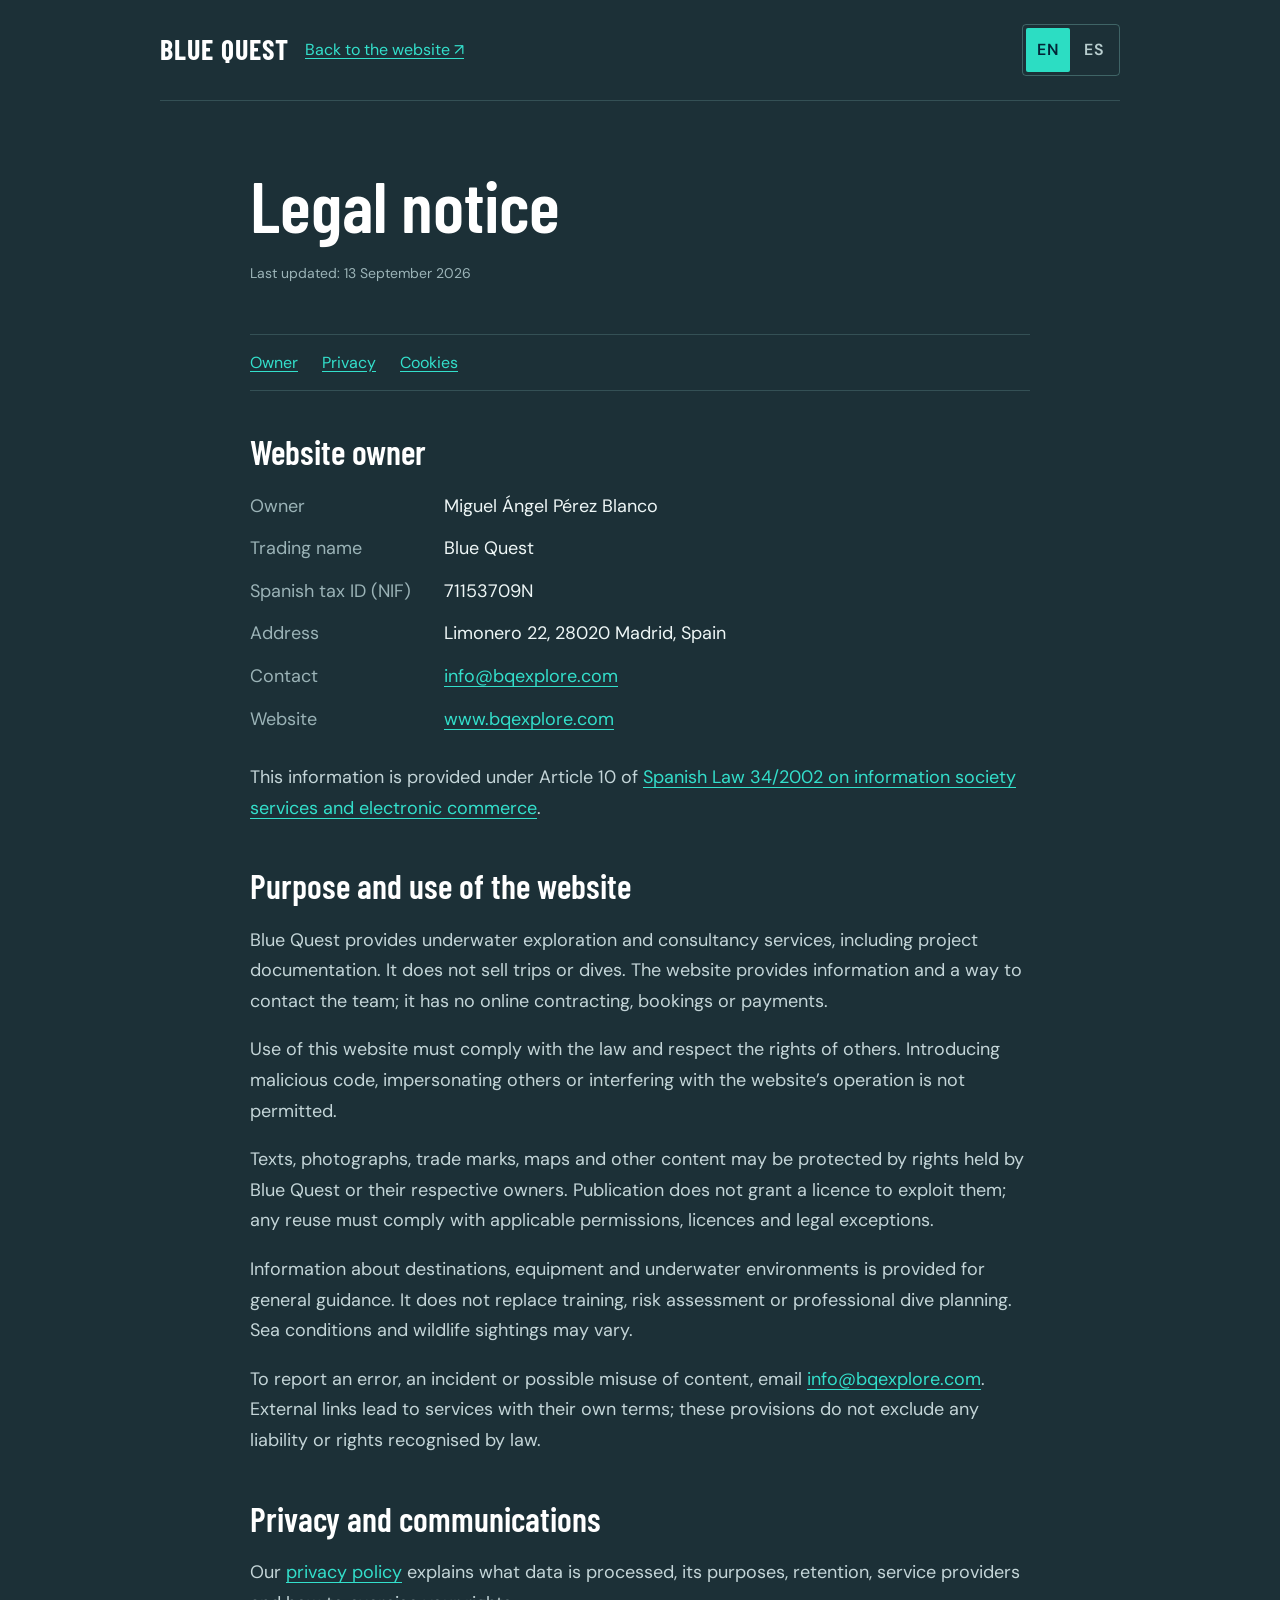
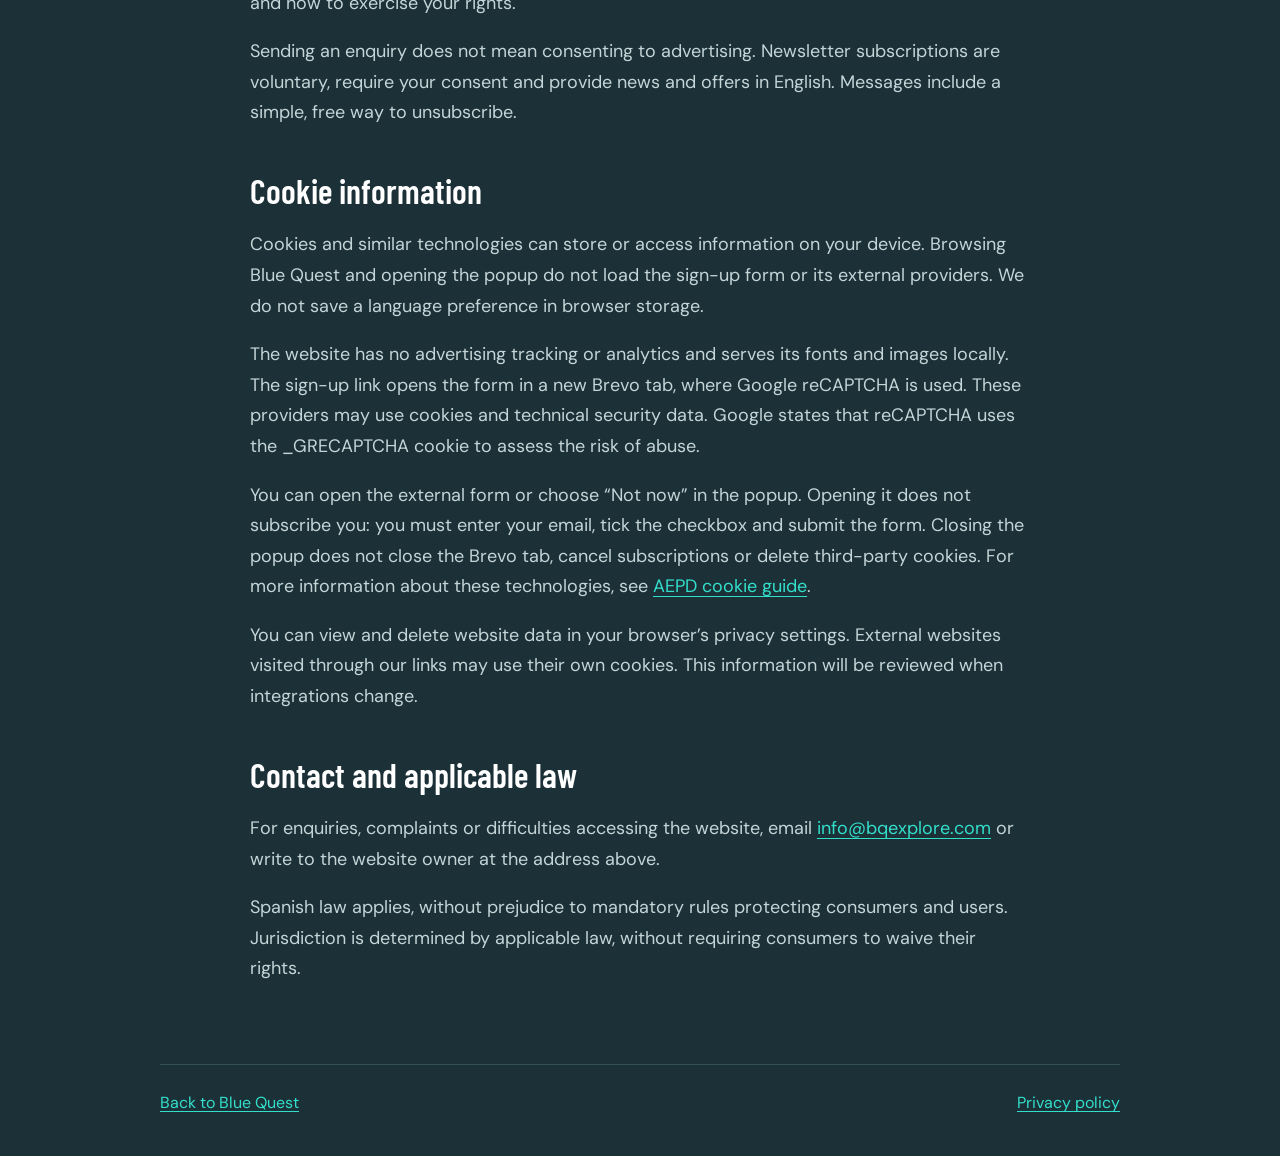
<file: aviso-legal.html>
<!doctype html>
<html lang="en">
<head>
 <meta charset="UTF-8">
 <meta name="viewport" content="width=device-width,initial-scale=1">
 <meta name="theme-color" content="#071c24">
 <title>Legal notice — Blue Quest</title>
 <meta name="description" content="Website ownership, terms of use, privacy and cookies for Blue Quest.">

 <link rel="icon" href="/favicon.svg?v=quest-20260912" type="image/svg+xml" sizes="any">
 <link rel="stylesheet" href="/legal.css">
<link rel="canonical" href="https://www.bqexplore.com/en/aviso-legal.html"><link rel="alternate" hreflang="en" href="https://www.bqexplore.com/en/aviso-legal.html"><link rel="alternate" hreflang="es" href="https://www.bqexplore.com/es/aviso-legal.html"><link rel="alternate" hreflang="x-default" href="https://www.bqexplore.com/aviso-legal.html"><link rel="stylesheet" href="/language.css"><script src="/translations.js" defer></script><script src="/language.js" defer></script><meta property="og:type" content="website"><meta property="og:site_name" content="Blue Quest"><meta property="og:title" content="Legal notice — Blue Quest"><meta property="og:description" content="Website ownership, terms of use, privacy and cookies for Blue Quest."><meta property="og:url" content="https://www.bqexplore.com/en/aviso-legal.html"><meta property="og:locale" content="en_GB"><meta property="og:image" content="https://www.bqexplore.com/assets/optimized/hero-1672-f8fa18a04713.webp"><meta name="twitter:card" content="summary_large_image"></head>
<body>
 <a class="skip-link" href="#aviso-legal">Skip to legal notice</a>
 <header class="legal-header"><a class="legal-brand" href="/en/#inicio" aria-label="Blue Quest, home">BLUE QUEST</a><a href="/en/#inicio">Back to the website ↗</a><nav class="language-switch" aria-label="Choose a language"><a href="/en/aviso-legal.html" data-language="en" lang="en" hreflang="en" aria-label="English" aria-current="true">EN</a><a href="/es/aviso-legal.html" data-language="es" lang="es" hreflang="es" aria-label="Español">ES</a></nav></header>
 <main id="aviso-legal">
  <h1>Legal notice</h1>
  <p class="legal-date">Last updated: 13 September 2026</p>
  <nav class="legal-nav" aria-label="Legal information"><a href="#titular">Owner</a><a href="/en/privacidad.html">Privacy</a><a href="#cookies">Cookies</a></nav>
  <section aria-labelledby="titular">
   <h2 id="titular">Website owner</h2>
   <dl class="legal-details">
    <dt>Owner</dt><dd>Miguel Ángel Pérez Blanco</dd>
    <dt>Trading name</dt><dd>Blue Quest</dd>
    <dt>Spanish tax ID (NIF)</dt><dd>71153709N</dd>
    <dt>Address</dt><dd>Limonero 22, 28020 Madrid, Spain</dd>
    <dt>Contact</dt><dd><a href="mailto:info@bqexplore.com">info@bqexplore.com</a></dd>
    <dt>Website</dt><dd><a href="/en/">www.bqexplore.com</a></dd>
   </dl>
   <p>This information is provided under Article 10 of <a href="https://www.boe.es/buscar/act.php?id=BOE-A-2002-13758#a10">Spanish Law 34/2002 on information society services and electronic commerce</a>.</p>
  </section>
  <section aria-labelledby="objeto">
   <h2 id="objeto">Purpose and use of the website</h2>
   <p>Blue Quest provides underwater exploration and consultancy services, including project documentation. It does not sell trips or dives. The website provides information and a way to contact the team; it has no online contracting, bookings or payments.</p>
   <p>Use of this website must comply with the law and respect the rights of others. Introducing malicious code, impersonating others or interfering with the website’s operation is not permitted.</p>
   <p>Texts, photographs, trade marks, maps and other content may be protected by rights held by Blue Quest or their respective owners. Publication does not grant a licence to exploit them; any reuse must comply with applicable permissions, licences and legal exceptions.</p>
   <p>Information about destinations, equipment and underwater environments is provided for general guidance. It does not replace training, risk assessment or professional dive planning. Sea conditions and wildlife sightings may vary.</p>
   <p>To report an error, an incident or possible misuse of content, email <a href="mailto:info@bqexplore.com">info@bqexplore.com</a>. External links lead to services with their own terms; these provisions do not exclude any liability or rights recognised by law.</p>
  </section>
  <section aria-labelledby="privacidad">
   <h2 id="privacidad">Privacy and communications</h2>
   <p>Our <a href="/en/privacidad.html">privacy policy</a> explains what data is processed, its purposes, retention, service providers and how to exercise your rights.</p>
   <p>Sending an enquiry does not mean consenting to advertising. Newsletter subscriptions are voluntary, require your consent and provide news and offers in English. Messages include a simple, free way to unsubscribe.</p>
  </section>
  <section aria-labelledby="cookies">
   <h2 id="cookies">Cookie information</h2>
   <p>Cookies and similar technologies can store or access information on your device. Browsing Blue Quest and opening the popup do not load the sign-up form or its external providers. We do not save a language preference in browser storage.</p>
   <p>The website has no advertising tracking or analytics and serves its fonts and images locally. The sign-up link opens the form in a new Brevo tab, where Google reCAPTCHA is used. These providers may use cookies and technical security data. Google states that reCAPTCHA uses the _GRECAPTCHA cookie to assess the risk of abuse.</p>
   <p>You can open the external form or choose “Not now” in the popup. Opening it does not subscribe you: you must enter your email, tick the checkbox and submit the form. Closing the popup does not close the Brevo tab, cancel subscriptions or delete third-party cookies. For more information about these technologies, see <a href="https://www.aepd.es/guias/guia-cookies.pdf">AEPD cookie guide</a>.</p>
   <p>You can view and delete website data in your browser’s privacy settings. External websites visited through our links may use their own cookies. This information will be reviewed when integrations change.</p>
  </section>
  <section aria-labelledby="atencion">
   <h2 id="atencion">Contact and applicable law</h2>
   <p>For enquiries, complaints or difficulties accessing the website, email <a href="mailto:info@bqexplore.com">info@bqexplore.com</a> or write to the website owner at the address above.</p>
   <p>Spanish law applies, without prejudice to mandatory rules protecting consumers and users. Jurisdiction is determined by applicable law, without requiring consumers to waive their rights.</p>
  </section>
 </main>
 <footer class="legal-footer"><a href="/en/#inicio">Back to Blue Quest</a><a href="/en/privacidad.html">Privacy policy</a></footer>
</body>
</html>
</file>
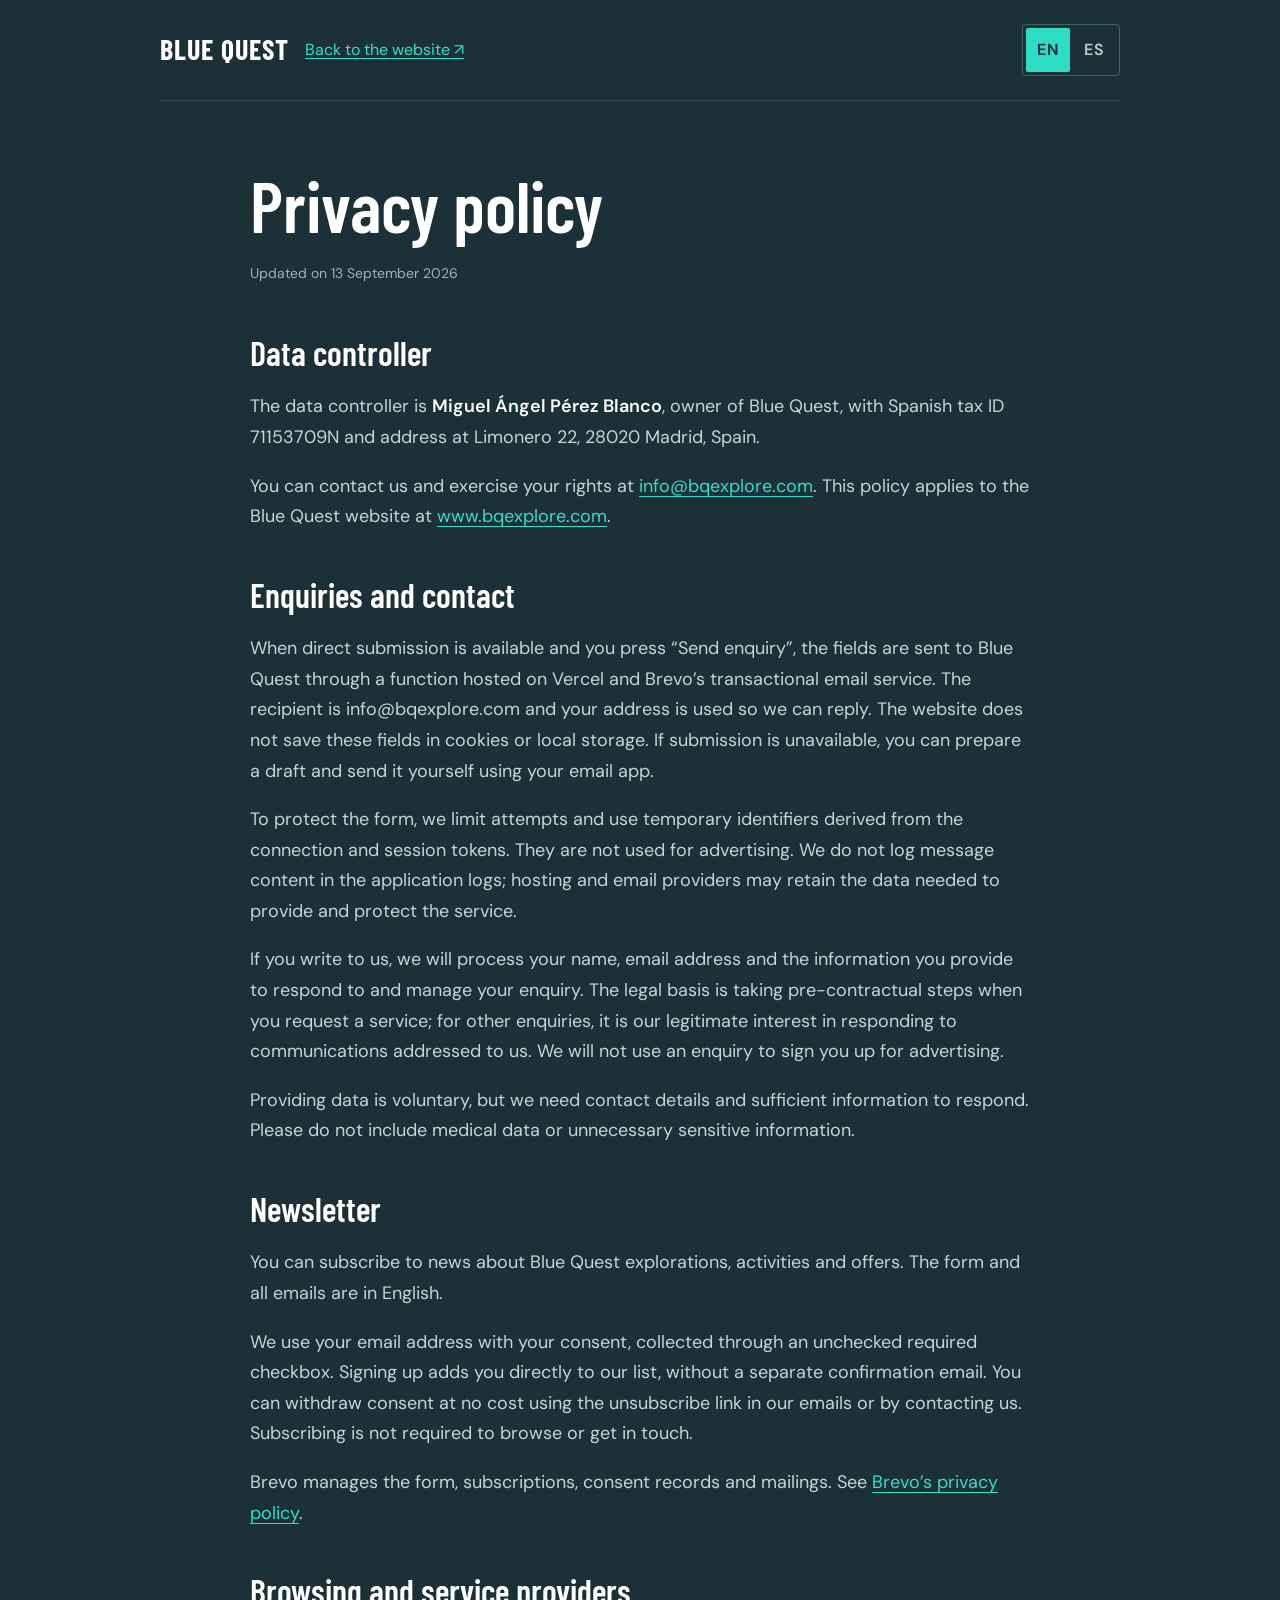
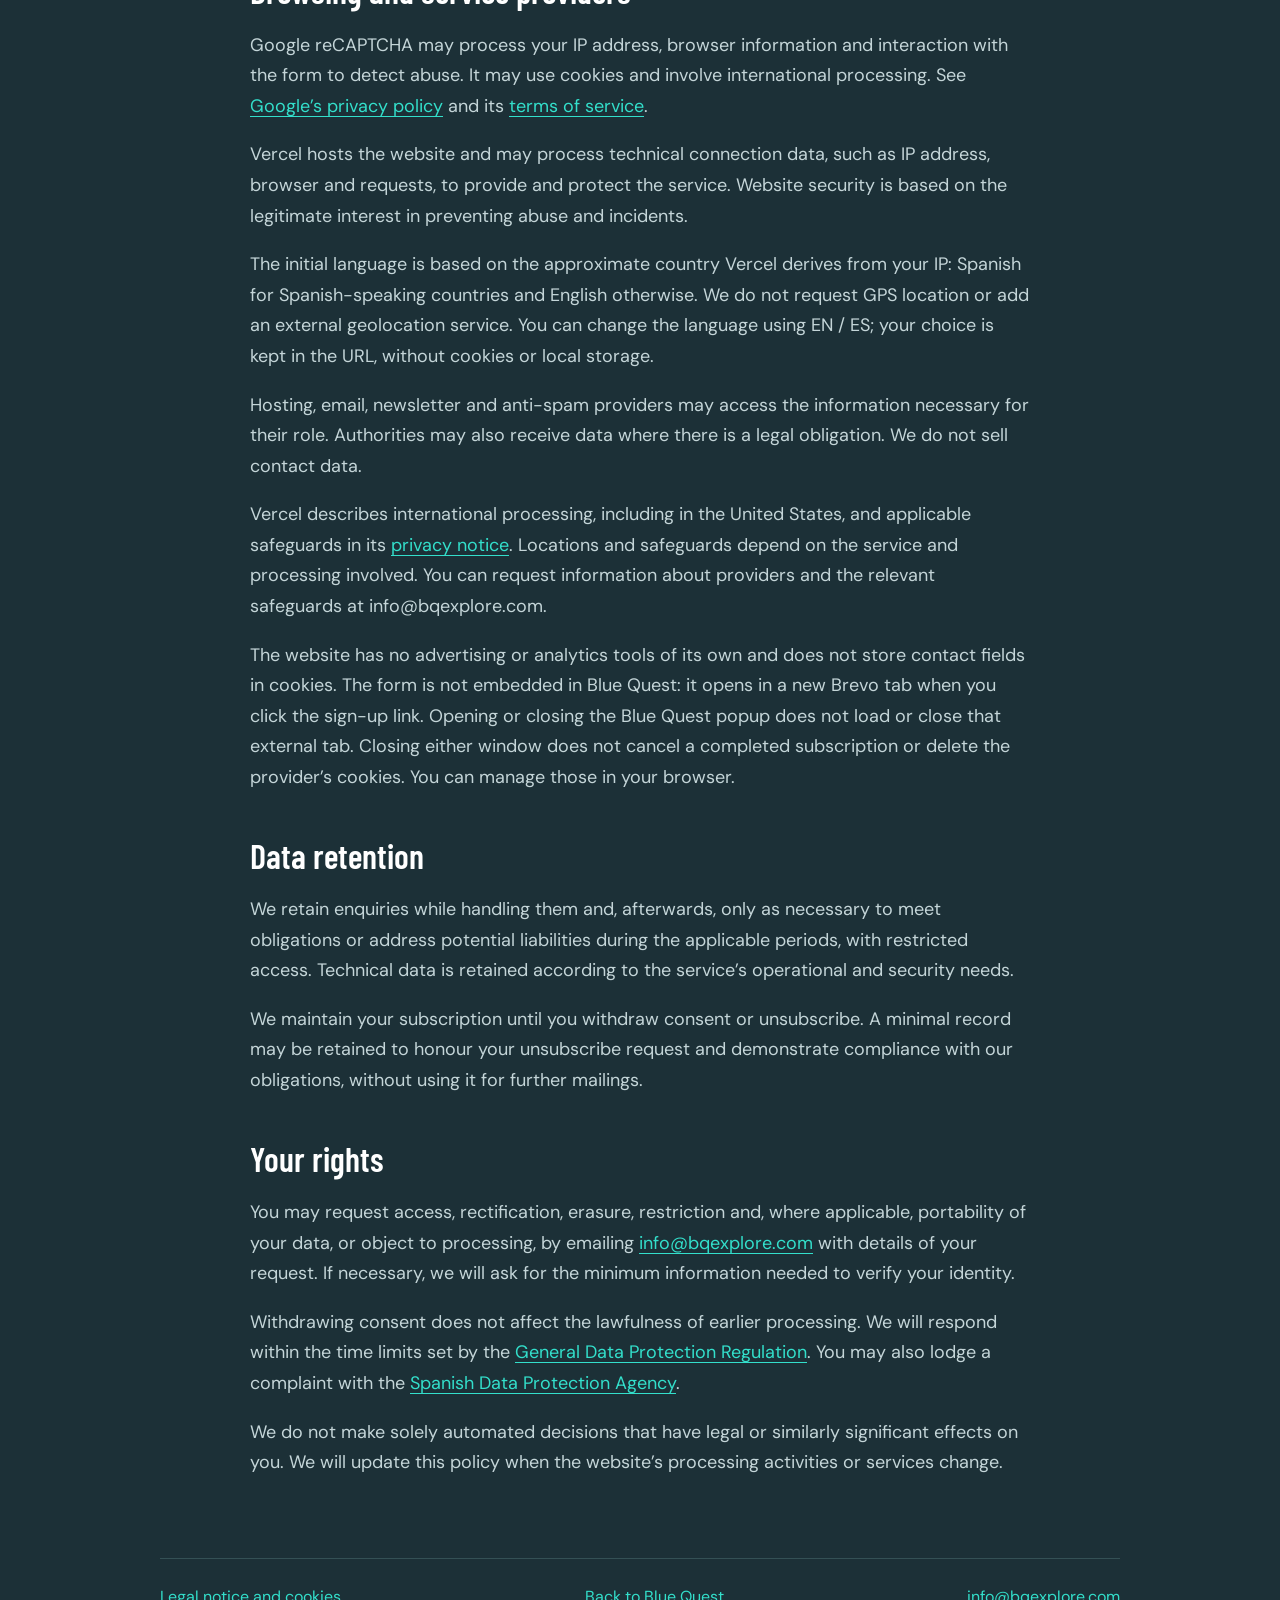
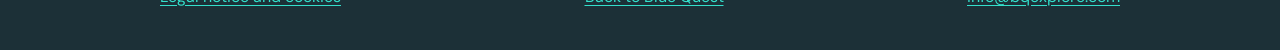
<file: privacidad.html>
<!doctype html>
<html lang="en">
<head>
 <meta charset="UTF-8">
 <meta name="viewport" content="width=device-width,initial-scale=1">
 <meta name="theme-color" content="#071c24">
 <title>Privacy policy — Blue Quest</title>
 <meta name="description" content="Information about data processing, contact and privacy rights at Blue Quest.">

 <link rel="icon" href="/favicon.svg?v=quest-20260912" type="image/svg+xml" sizes="any">
 <link rel="stylesheet" href="/legal.css">
<link rel="canonical" href="https://www.bqexplore.com/en/privacidad.html"><link rel="alternate" hreflang="en" href="https://www.bqexplore.com/en/privacidad.html"><link rel="alternate" hreflang="es" href="https://www.bqexplore.com/es/privacidad.html"><link rel="alternate" hreflang="x-default" href="https://www.bqexplore.com/privacidad.html"><link rel="stylesheet" href="/language.css"><script src="/translations.js" defer></script><script src="/language.js" defer></script><meta property="og:type" content="website"><meta property="og:site_name" content="Blue Quest"><meta property="og:title" content="Privacy policy — Blue Quest"><meta property="og:description" content="Information about data processing, contact and privacy rights at Blue Quest."><meta property="og:url" content="https://www.bqexplore.com/en/privacidad.html"><meta property="og:locale" content="en_GB"><meta property="og:image" content="https://www.bqexplore.com/assets/optimized/hero-1672-f8fa18a04713.webp"><meta name="twitter:card" content="summary_large_image"></head>
<body>
 <a class="skip-link" href="#privacidad">Skip to privacy policy</a>
 <header class="legal-header"><a class="legal-brand" href="/en/#inicio" aria-label="Blue Quest, home">BLUE QUEST</a><a href="/en/#inicio">Back to the website ↗</a><nav class="language-switch" aria-label="Choose a language"><a href="/en/privacidad.html" data-language="en" lang="en" hreflang="en" aria-label="English" aria-current="true">EN</a><a href="/es/privacidad.html" data-language="es" lang="es" hreflang="es" aria-label="Español">ES</a></nav></header>
 <main id="privacidad">
  <h1>Privacy policy</h1>
  <p class="legal-date">Updated on 13 September 2026</p>
  <section aria-labelledby="responsable">
   <h2 id="responsable">Data controller</h2>
   <p>The data controller is <strong>Miguel Ángel Pérez Blanco</strong>, owner of Blue Quest, with Spanish tax ID 71153709N and address at Limonero 22, 28020 Madrid, Spain.</p>
   <p>You can contact us and exercise your rights at <a href="mailto:info@bqexplore.com">info@bqexplore.com</a>. This policy applies to the Blue Quest website at <a href="/en/">www.bqexplore.com</a>.</p>
  </section>
  <section aria-labelledby="consultas">
   <h2 id="consultas">Enquiries and contact</h2>
   <p>When direct submission is available and you press “Send enquiry”, the fields are sent to Blue Quest through a function hosted on Vercel and Brevo’s transactional email service. The recipient is info@bqexplore.com and your address is used so we can reply. The website does not save these fields in cookies or local storage. If submission is unavailable, you can prepare a draft and send it yourself using your email app.</p>
   <p>To protect the form, we limit attempts and use temporary identifiers derived from the connection and session tokens. They are not used for advertising. We do not log message content in the application logs; hosting and email providers may retain the data needed to provide and protect the service.</p>
   <p>If you write to us, we will process your name, email address and the information you provide to respond to and manage your enquiry. The legal basis is taking pre-contractual steps when you request a service; for other enquiries, it is our legitimate interest in responding to communications addressed to us. We will not use an enquiry to sign you up for advertising.</p>
   <p>Providing data is voluntary, but we need contact details and sufficient information to respond. Please do not include medical data or unnecessary sensitive information.</p>
  </section>
  <section aria-labelledby="newsletter">
   <h2 id="newsletter">Newsletter</h2>
   <p>You can subscribe to news about Blue Quest explorations, activities and offers. The form and all emails are in English.</p>
   <p>We use your email address with your consent, collected through an unchecked required checkbox. Signing up adds you directly to our list, without a separate confirmation email. You can withdraw consent at no cost using the unsubscribe link in our emails or by contacting us. Subscribing is not required to browse or get in touch.</p>
   <p>Brevo manages the form, subscriptions, consent records and mailings. See <a href="https://www.brevo.com/legal/privacypolicy/">Brevo’s privacy policy</a>.</p>
  </section>
  <section aria-labelledby="proveedores">
   <h2 id="proveedores">Browsing and service providers</h2>
   <p>Google reCAPTCHA may process your IP address, browser information and interaction with the form to detect abuse. It may use cookies and involve international processing. See <a href="https://policies.google.com/privacy">Google’s privacy policy</a> and its <a href="https://policies.google.com/terms">terms of service</a>.</p>
   <p>Vercel hosts the website and may process technical connection data, such as IP address, browser and requests, to provide and protect the service. Website security is based on the legitimate interest in preventing abuse and incidents.</p>
   <p>The initial language is based on the approximate country Vercel derives from your IP: Spanish for Spanish-speaking countries and English otherwise. We do not request GPS location or add an external geolocation service. You can change the language using EN / ES; your choice is kept in the URL, without cookies or local storage.</p>
   <p>Hosting, email, newsletter and anti-spam providers may access the information necessary for their role. Authorities may also receive data where there is a legal obligation. We do not sell contact data.</p>
   <p>Vercel describes international processing, including in the United States, and applicable safeguards in its <a href="https://vercel.com/legal/privacy-notice">privacy notice</a>. Locations and safeguards depend on the service and processing involved. You can request information about providers and the relevant safeguards at info@bqexplore.com.</p>
   <p>The website has no advertising or analytics tools of its own and does not store contact fields in cookies. The form is not embedded in Blue Quest: it opens in a new Brevo tab when you click the sign-up link. Opening or closing the Blue Quest popup does not load or close that external tab. Closing either window does not cancel a completed subscription or delete the provider’s cookies. You can manage those in your browser.</p>
  </section>
  <section aria-labelledby="conservacion">
   <h2 id="conservacion">Data retention</h2>
   <p>We retain enquiries while handling them and, afterwards, only as necessary to meet obligations or address potential liabilities during the applicable periods, with restricted access. Technical data is retained according to the service’s operational and security needs.</p>
   <p>We maintain your subscription until you withdraw consent or unsubscribe. A minimal record may be retained to honour your unsubscribe request and demonstrate compliance with our obligations, without using it for further mailings.</p>
  </section>
  <section aria-labelledby="derechos">
   <h2 id="derechos">Your rights</h2>
   <p>You may request access, rectification, erasure, restriction and, where applicable, portability of your data, or object to processing, by emailing <a href="mailto:info@bqexplore.com">info@bqexplore.com</a> with details of your request. If necessary, we will ask for the minimum information needed to verify your identity.</p>
   <p>Withdrawing consent does not affect the lawfulness of earlier processing. We will respond within the time limits set by the <a href="https://eur-lex.europa.eu/legal-content/ES/TXT/?uri=CELEX:32016R0679">General Data Protection Regulation</a>. You may also lodge a complaint with the <a href="https://www.aepd.es/">Spanish Data Protection Agency</a>.</p>
   <p>We do not make solely automated decisions that have legal or similarly significant effects on you. We will update this policy when the website’s processing activities or services change.</p>
  </section>
 </main>
 <footer class="legal-footer"><a href="/en/aviso-legal.html">Legal notice and cookies</a><a href="/en/#inicio">Back to Blue Quest</a><a href="mailto:info@bqexplore.com">info@bqexplore.com</a></footer>
</body>
</html>
</file>
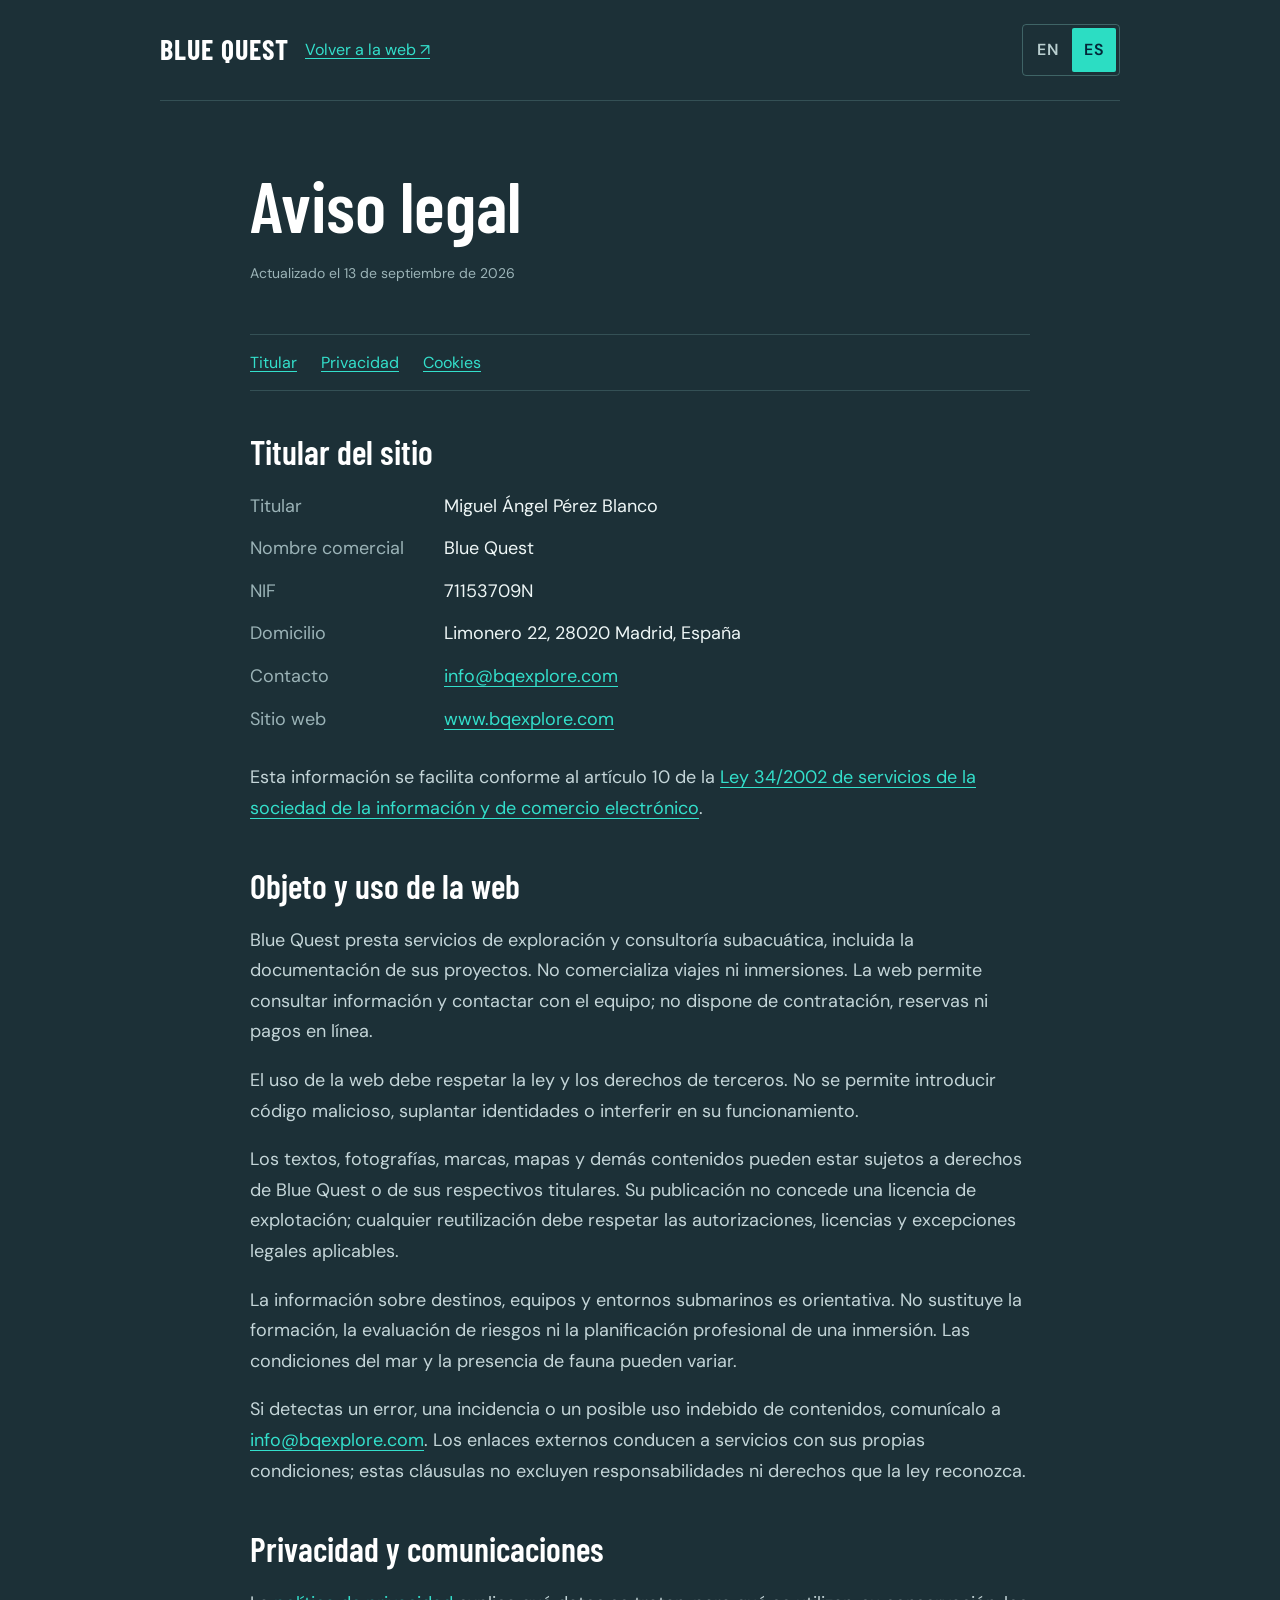
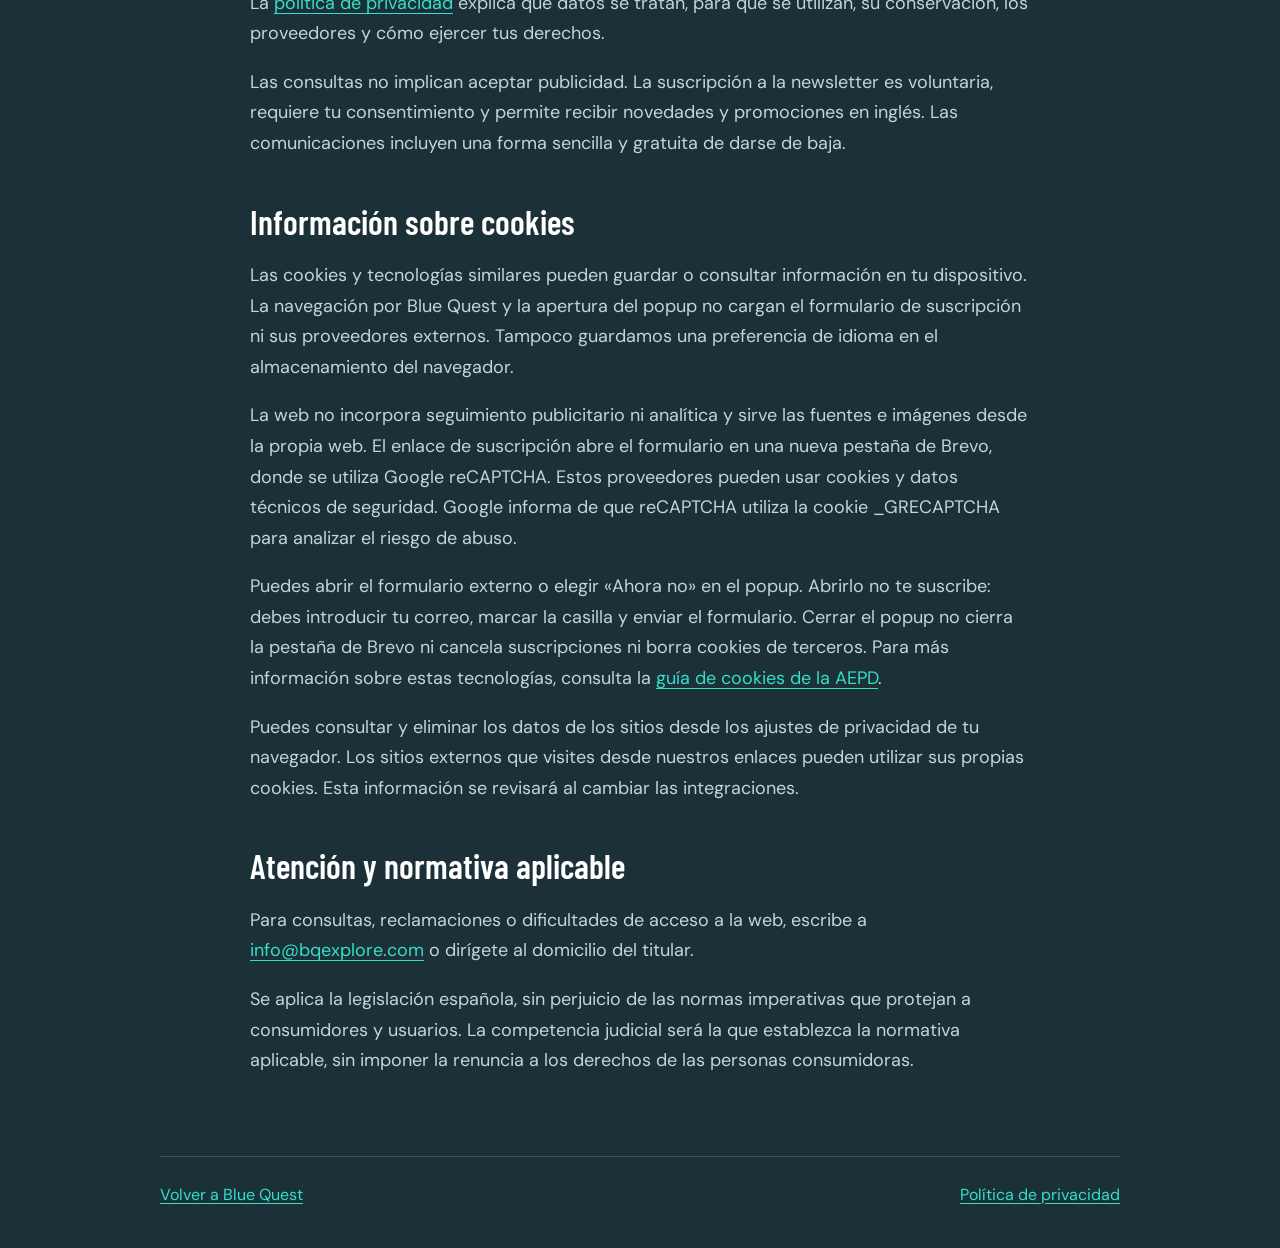
<file: es/aviso-legal.html>
<!doctype html>
<html lang="es">
<head>
 <meta charset="UTF-8">
 <meta name="viewport" content="width=device-width,initial-scale=1">
 <meta name="theme-color" content="#071c24">
 <title>Aviso legal — Blue Quest</title>
 <meta name="description" content="Titularidad, condiciones de uso, privacidad y cookies de la web de Blue Quest.">

 <link rel="icon" href="/favicon.svg?v=quest-20260912" type="image/svg+xml" sizes="any">
 <link rel="stylesheet" href="/legal.css">
<link rel="canonical" href="https://www.bqexplore.com/es/aviso-legal.html"><link rel="alternate" hreflang="en" href="https://www.bqexplore.com/en/aviso-legal.html"><link rel="alternate" hreflang="es" href="https://www.bqexplore.com/es/aviso-legal.html"><link rel="alternate" hreflang="x-default" href="https://www.bqexplore.com/aviso-legal.html"><link rel="stylesheet" href="/language.css"><script src="/translations.js" defer></script><script src="/language.js" defer></script><meta property="og:type" content="website"><meta property="og:site_name" content="Blue Quest"><meta property="og:title" content="Aviso legal — Blue Quest"><meta property="og:description" content="Titularidad, condiciones de uso, privacidad y cookies de la web de Blue Quest."><meta property="og:url" content="https://www.bqexplore.com/es/aviso-legal.html"><meta property="og:locale" content="es_ES"><meta property="og:image" content="https://www.bqexplore.com/assets/optimized/hero-1672-f8fa18a04713.webp"><meta name="twitter:card" content="summary_large_image"></head>
<body>
 <a class="skip-link" href="#aviso-legal">Saltar al aviso legal</a>
 <header class="legal-header"><a class="legal-brand" href="/es/#inicio" aria-label="Blue Quest, inicio">BLUE QUEST</a><a href="/es/#inicio">Volver a la web ↗</a><nav class="language-switch" aria-label="Elige un idioma"><a href="/en/aviso-legal.html" data-language="en" lang="en" hreflang="en" aria-label="English">EN</a><a href="/es/aviso-legal.html" data-language="es" lang="es" hreflang="es" aria-label="Español" aria-current="true">ES</a></nav></header>
 <main id="aviso-legal">
  <h1>Aviso legal</h1>
  <p class="legal-date">Actualizado el 13 de septiembre de 2026</p>
  <nav class="legal-nav" aria-label="Información legal"><a href="#titular">Titular</a><a href="/es/privacidad.html">Privacidad</a><a href="#cookies">Cookies</a></nav>
  <section aria-labelledby="titular">
   <h2 id="titular">Titular del sitio</h2>
   <dl class="legal-details">
    <dt>Titular</dt><dd>Miguel Ángel Pérez Blanco</dd>
    <dt>Nombre comercial</dt><dd>Blue Quest</dd>
    <dt>NIF</dt><dd>71153709N</dd>
    <dt>Domicilio</dt><dd>Limonero 22, 28020 Madrid, España</dd>
    <dt>Contacto</dt><dd><a href="mailto:info@bqexplore.com">info@bqexplore.com</a></dd>
    <dt>Sitio web</dt><dd><a href="/es/">www.bqexplore.com</a></dd>
   </dl>
   <p>Esta información se facilita conforme al artículo 10 de la <a href="https://www.boe.es/buscar/act.php?id=BOE-A-2002-13758#a10">Ley 34/2002 de servicios de la sociedad de la información y de comercio electrónico</a>.</p>
  </section>
  <section aria-labelledby="objeto">
   <h2 id="objeto">Objeto y uso de la web</h2>
   <p>Blue Quest presta servicios de exploración y consultoría subacuática, incluida la documentación de sus proyectos. No comercializa viajes ni inmersiones. La web permite consultar información y contactar con el equipo; no dispone de contratación, reservas ni pagos en línea.</p>
   <p>El uso de la web debe respetar la ley y los derechos de terceros. No se permite introducir código malicioso, suplantar identidades o interferir en su funcionamiento.</p>
   <p>Los textos, fotografías, marcas, mapas y demás contenidos pueden estar sujetos a derechos de Blue Quest o de sus respectivos titulares. Su publicación no concede una licencia de explotación; cualquier reutilización debe respetar las autorizaciones, licencias y excepciones legales aplicables.</p>
   <p>La información sobre destinos, equipos y entornos submarinos es orientativa. No sustituye la formación, la evaluación de riesgos ni la planificación profesional de una inmersión. Las condiciones del mar y la presencia de fauna pueden variar.</p>
   <p>Si detectas un error, una incidencia o un posible uso indebido de contenidos, comunícalo a <a href="mailto:info@bqexplore.com">info@bqexplore.com</a>. Los enlaces externos conducen a servicios con sus propias condiciones; estas cláusulas no excluyen responsabilidades ni derechos que la ley reconozca.</p>
  </section>
  <section aria-labelledby="privacidad">
   <h2 id="privacidad">Privacidad y comunicaciones</h2>
   <p>La <a href="/es/privacidad.html">política de privacidad</a> explica qué datos se tratan, para qué se utilizan, su conservación, los proveedores y cómo ejercer tus derechos.</p>
   <p>Las consultas no implican aceptar publicidad. La suscripción a la newsletter es voluntaria, requiere tu consentimiento y permite recibir novedades y promociones en inglés. Las comunicaciones incluyen una forma sencilla y gratuita de darse de baja.</p>
  </section>
  <section aria-labelledby="cookies">
   <h2 id="cookies">Información sobre cookies</h2>
   <p>Las cookies y tecnologías similares pueden guardar o consultar información en tu dispositivo. La navegación por Blue Quest y la apertura del popup no cargan el formulario de suscripción ni sus proveedores externos. Tampoco guardamos una preferencia de idioma en el almacenamiento del navegador.</p>
   <p>La web no incorpora seguimiento publicitario ni analítica y sirve las fuentes e imágenes desde la propia web. El enlace de suscripción abre el formulario en una nueva pestaña de Brevo, donde se utiliza Google reCAPTCHA. Estos proveedores pueden usar cookies y datos técnicos de seguridad. Google informa de que reCAPTCHA utiliza la cookie _GRECAPTCHA para analizar el riesgo de abuso.</p>
   <p>Puedes abrir el formulario externo o elegir «Ahora no» en el popup. Abrirlo no te suscribe: debes introducir tu correo, marcar la casilla y enviar el formulario. Cerrar el popup no cierra la pestaña de Brevo ni cancela suscripciones ni borra cookies de terceros. Para más información sobre estas tecnologías, consulta la <a href="https://www.aepd.es/guias/guia-cookies.pdf">guía de cookies de la AEPD</a>.</p>
   <p>Puedes consultar y eliminar los datos de los sitios desde los ajustes de privacidad de tu navegador. Los sitios externos que visites desde nuestros enlaces pueden utilizar sus propias cookies. Esta información se revisará al cambiar las integraciones.</p>
  </section>
  <section aria-labelledby="atencion">
   <h2 id="atencion">Atención y normativa aplicable</h2>
   <p>Para consultas, reclamaciones o dificultades de acceso a la web, escribe a <a href="mailto:info@bqexplore.com">info@bqexplore.com</a> o dirígete al domicilio del titular.</p>
   <p>Se aplica la legislación española, sin perjuicio de las normas imperativas que protejan a consumidores y usuarios. La competencia judicial será la que establezca la normativa aplicable, sin imponer la renuncia a los derechos de las personas consumidoras.</p>
  </section>
 </main>
 <footer class="legal-footer"><a href="/es/#inicio">Volver a Blue Quest</a><a href="/es/privacidad.html">Política de privacidad</a></footer>
</body>
</html>
</file>
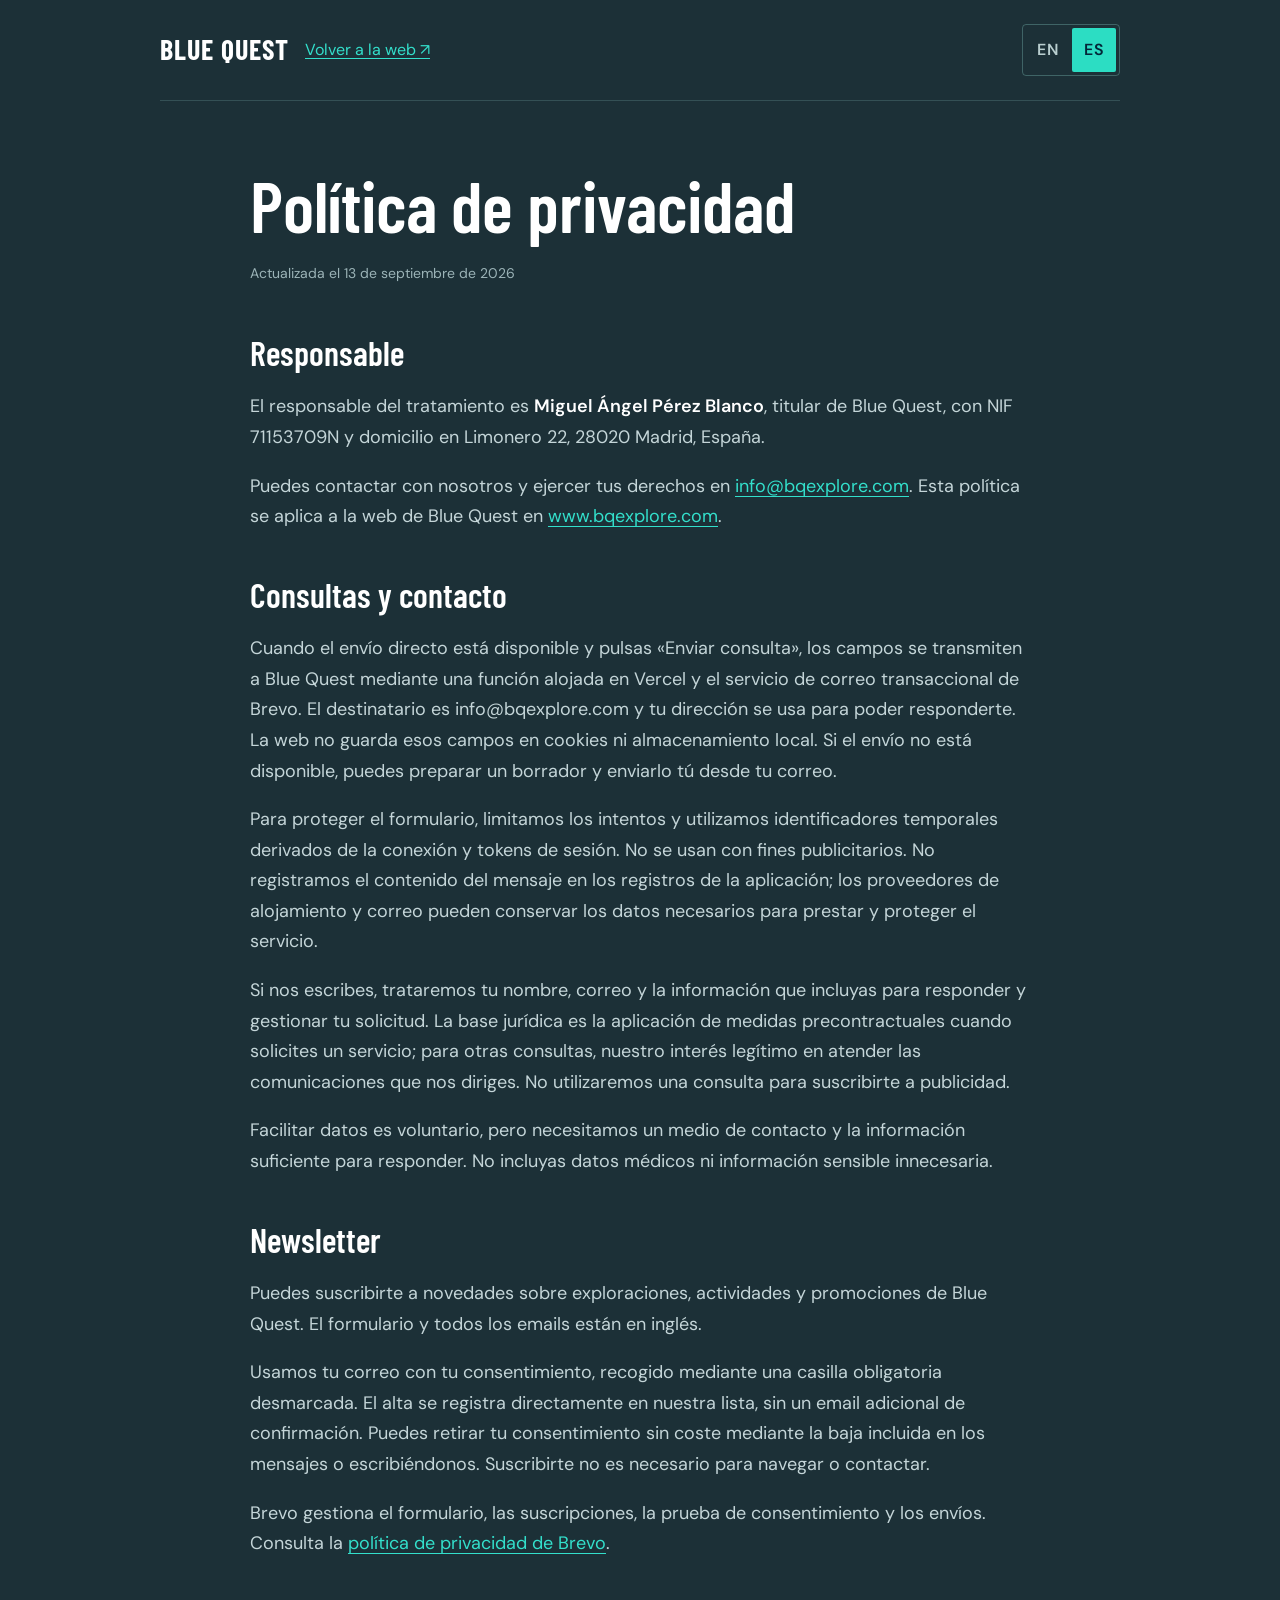
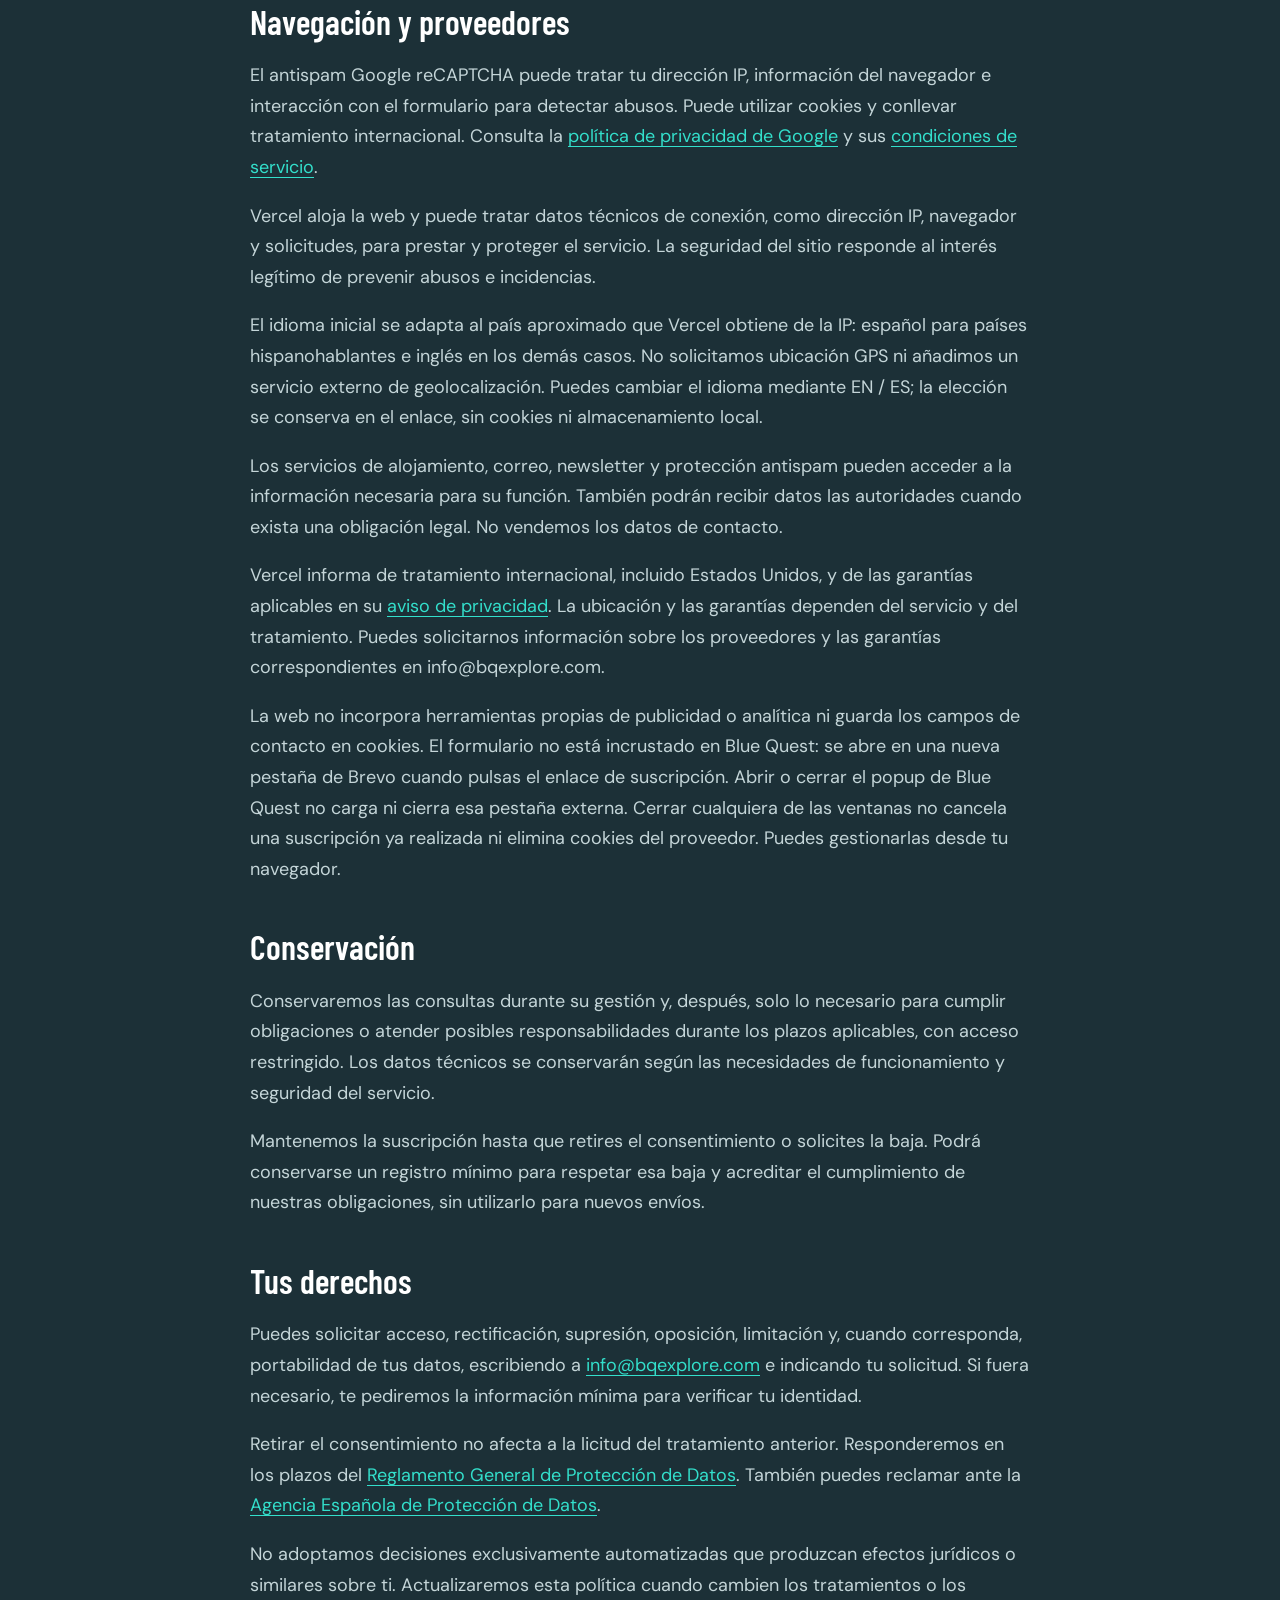
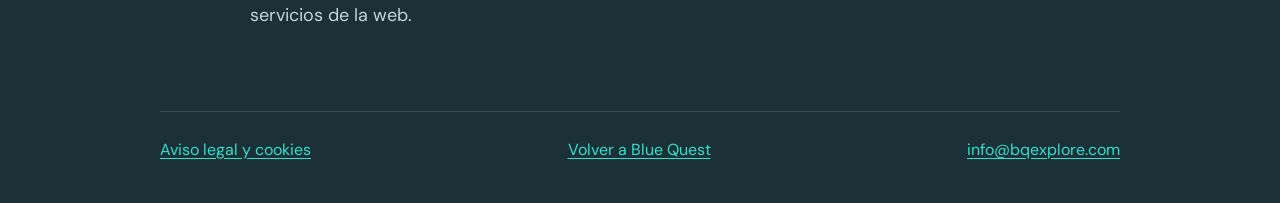
<file: es/privacidad.html>
<!doctype html>
<html lang="es">
<head>
 <meta charset="UTF-8">
 <meta name="viewport" content="width=device-width,initial-scale=1">
 <meta name="theme-color" content="#071c24">
 <title>Política de privacidad — Blue Quest</title>
 <meta name="description" content="Información sobre el tratamiento de datos, contacto y derechos de privacidad en Blue Quest.">

 <link rel="icon" href="/favicon.svg?v=quest-20260912" type="image/svg+xml" sizes="any">
 <link rel="stylesheet" href="/legal.css">
<link rel="canonical" href="https://www.bqexplore.com/es/privacidad.html"><link rel="alternate" hreflang="en" href="https://www.bqexplore.com/en/privacidad.html"><link rel="alternate" hreflang="es" href="https://www.bqexplore.com/es/privacidad.html"><link rel="alternate" hreflang="x-default" href="https://www.bqexplore.com/privacidad.html"><link rel="stylesheet" href="/language.css"><script src="/translations.js" defer></script><script src="/language.js" defer></script><meta property="og:type" content="website"><meta property="og:site_name" content="Blue Quest"><meta property="og:title" content="Política de privacidad — Blue Quest"><meta property="og:description" content="Información sobre el tratamiento de datos, contacto y derechos de privacidad en Blue Quest."><meta property="og:url" content="https://www.bqexplore.com/es/privacidad.html"><meta property="og:locale" content="es_ES"><meta property="og:image" content="https://www.bqexplore.com/assets/optimized/hero-1672-f8fa18a04713.webp"><meta name="twitter:card" content="summary_large_image"></head>
<body>
 <a class="skip-link" href="#privacidad">Saltar a la política</a>
 <header class="legal-header"><a class="legal-brand" href="/es/#inicio" aria-label="Blue Quest, inicio">BLUE QUEST</a><a href="/es/#inicio">Volver a la web ↗</a><nav class="language-switch" aria-label="Elige un idioma"><a href="/en/privacidad.html" data-language="en" lang="en" hreflang="en" aria-label="English">EN</a><a href="/es/privacidad.html" data-language="es" lang="es" hreflang="es" aria-label="Español" aria-current="true">ES</a></nav></header>
 <main id="privacidad">
  <h1>Política de privacidad</h1>
  <p class="legal-date">Actualizada el 13 de septiembre de 2026</p>
  <section aria-labelledby="responsable">
   <h2 id="responsable">Responsable</h2>
   <p>El responsable del tratamiento es <strong>Miguel Ángel Pérez Blanco</strong>, titular de Blue Quest, con NIF 71153709N y domicilio en Limonero 22, 28020 Madrid, España.</p>
   <p>Puedes contactar con nosotros y ejercer tus derechos en <a href="mailto:info@bqexplore.com">info@bqexplore.com</a>. Esta política se aplica a la web de Blue Quest en <a href="/es/">www.bqexplore.com</a>.</p>
  </section>
  <section aria-labelledby="consultas">
   <h2 id="consultas">Consultas y contacto</h2>
   <p>Cuando el envío directo está disponible y pulsas «Enviar consulta», los campos se transmiten a Blue Quest mediante una función alojada en Vercel y el servicio de correo transaccional de Brevo. El destinatario es info@bqexplore.com y tu dirección se usa para poder responderte. La web no guarda esos campos en cookies ni almacenamiento local. Si el envío no está disponible, puedes preparar un borrador y enviarlo tú desde tu correo.</p>
   <p>Para proteger el formulario, limitamos los intentos y utilizamos identificadores temporales derivados de la conexión y tokens de sesión. No se usan con fines publicitarios. No registramos el contenido del mensaje en los registros de la aplicación; los proveedores de alojamiento y correo pueden conservar los datos necesarios para prestar y proteger el servicio.</p>
   <p>Si nos escribes, trataremos tu nombre, correo y la información que incluyas para responder y gestionar tu solicitud. La base jurídica es la aplicación de medidas precontractuales cuando solicites un servicio; para otras consultas, nuestro interés legítimo en atender las comunicaciones que nos diriges. No utilizaremos una consulta para suscribirte a publicidad.</p>
   <p>Facilitar datos es voluntario, pero necesitamos un medio de contacto y la información suficiente para responder. No incluyas datos médicos ni información sensible innecesaria.</p>
  </section>
  <section aria-labelledby="newsletter">
   <h2 id="newsletter">Newsletter</h2>
   <p>Puedes suscribirte a novedades sobre exploraciones, actividades y promociones de Blue Quest. El formulario y todos los emails están en inglés.</p>
   <p>Usamos tu correo con tu consentimiento, recogido mediante una casilla obligatoria desmarcada. El alta se registra directamente en nuestra lista, sin un email adicional de confirmación. Puedes retirar tu consentimiento sin coste mediante la baja incluida en los mensajes o escribiéndonos. Suscribirte no es necesario para navegar o contactar.</p>
   <p>Brevo gestiona el formulario, las suscripciones, la prueba de consentimiento y los envíos. Consulta la <a href="https://www.brevo.com/legal/privacypolicy/">política de privacidad de Brevo</a>.</p>
  </section>
  <section aria-labelledby="proveedores">
   <h2 id="proveedores">Navegación y proveedores</h2>
   <p>El antispam Google reCAPTCHA puede tratar tu dirección IP, información del navegador e interacción con el formulario para detectar abusos. Puede utilizar cookies y conllevar tratamiento internacional. Consulta la <a href="https://policies.google.com/privacy">política de privacidad de Google</a> y sus <a href="https://policies.google.com/terms">condiciones de servicio</a>.</p>
   <p>Vercel aloja la web y puede tratar datos técnicos de conexión, como dirección IP, navegador y solicitudes, para prestar y proteger el servicio. La seguridad del sitio responde al interés legítimo de prevenir abusos e incidencias.</p>
   <p>El idioma inicial se adapta al país aproximado que Vercel obtiene de la IP: español para países hispanohablantes e inglés en los demás casos. No solicitamos ubicación GPS ni añadimos un servicio externo de geolocalización. Puedes cambiar el idioma mediante EN / ES; la elección se conserva en el enlace, sin cookies ni almacenamiento local.</p>
   <p>Los servicios de alojamiento, correo, newsletter y protección antispam pueden acceder a la información necesaria para su función. También podrán recibir datos las autoridades cuando exista una obligación legal. No vendemos los datos de contacto.</p>
   <p>Vercel informa de tratamiento internacional, incluido Estados Unidos, y de las garantías aplicables en su <a href="https://vercel.com/legal/privacy-notice">aviso de privacidad</a>. La ubicación y las garantías dependen del servicio y del tratamiento. Puedes solicitarnos información sobre los proveedores y las garantías correspondientes en info@bqexplore.com.</p>
   <p>La web no incorpora herramientas propias de publicidad o analítica ni guarda los campos de contacto en cookies. El formulario no está incrustado en Blue Quest: se abre en una nueva pestaña de Brevo cuando pulsas el enlace de suscripción. Abrir o cerrar el popup de Blue Quest no carga ni cierra esa pestaña externa. Cerrar cualquiera de las ventanas no cancela una suscripción ya realizada ni elimina cookies del proveedor. Puedes gestionarlas desde tu navegador.</p>
  </section>
  <section aria-labelledby="conservacion">
   <h2 id="conservacion">Conservación</h2>
   <p>Conservaremos las consultas durante su gestión y, después, solo lo necesario para cumplir obligaciones o atender posibles responsabilidades durante los plazos aplicables, con acceso restringido. Los datos técnicos se conservarán según las necesidades de funcionamiento y seguridad del servicio.</p>
   <p>Mantenemos la suscripción hasta que retires el consentimiento o solicites la baja. Podrá conservarse un registro mínimo para respetar esa baja y acreditar el cumplimiento de nuestras obligaciones, sin utilizarlo para nuevos envíos.</p>
  </section>
  <section aria-labelledby="derechos">
   <h2 id="derechos">Tus derechos</h2>
   <p>Puedes solicitar acceso, rectificación, supresión, oposición, limitación y, cuando corresponda, portabilidad de tus datos, escribiendo a <a href="mailto:info@bqexplore.com">info@bqexplore.com</a> e indicando tu solicitud. Si fuera necesario, te pediremos la información mínima para verificar tu identidad.</p>
   <p>Retirar el consentimiento no afecta a la licitud del tratamiento anterior. Responderemos en los plazos del <a href="https://eur-lex.europa.eu/legal-content/ES/TXT/?uri=CELEX:32016R0679">Reglamento General de Protección de Datos</a>. También puedes reclamar ante la <a href="https://www.aepd.es/">Agencia Española de Protección de Datos</a>.</p>
   <p>No adoptamos decisiones exclusivamente automatizadas que produzcan efectos jurídicos o similares sobre ti. Actualizaremos esta política cuando cambien los tratamientos o los servicios de la web.</p>
  </section>
 </main>
 <footer class="legal-footer"><a href="/es/aviso-legal.html">Aviso legal y cookies</a><a href="/es/#inicio">Volver a Blue Quest</a><a href="mailto:info@bqexplore.com">info@bqexplore.com</a></footer>
</body>
</html>
</file>
<file: legal.css>
@import url('fonts/fonts.css');
:root{color-scheme:dark;background:#071c24;background:color-mix(in srgb,#071c24 91%,#edf5f8);color:#eef6f6;font:400 18px/1.7 'DM Sans',sans-serif}
*{box-sizing:border-box}
body{margin:0}
a{color:#33dfcb;text-underline-offset:.2em;overflow-wrap:anywhere}
a:hover{color:#fff}
:focus-visible{outline:2px solid #33dfcb;outline-offset:5px}
.skip-link{position:absolute;top:8px;left:8px;background:#071c24;padding:10px;z-index:1}
.skip-link:not(:focus){clip-path:inset(100%)}
.legal-header,.legal-footer{width:min(960px,calc(100% - 48px));margin:auto;display:flex;flex-wrap:wrap;align-items:center;justify-content:space-between;gap:16px;padding:24px 0;border-bottom:1px solid #345055}
.legal-header a{font-size:16px}
.legal-header .legal-brand{color:#fff;font:700 28px/1.2 'Barlow Condensed',sans-serif;letter-spacing:1px;text-decoration:none}
main{width:min(780px,calc(100% - 48px));margin:64px auto 80px}
h1,h2{font-family:'Barlow Condensed',sans-serif;line-height:1.1;color:#fff}
h1{font-size:clamp(44px,7vw,72px);font-weight:600;margin:0 0 18px}
h2{font-size:34px;font-weight:600;margin:0 0 20px}
p{margin:0 0 18px;color:#c4d5d8}
strong{font-weight:600;color:#fff}
.legal-date{font-size:14px;color:#9bb3b7;margin-bottom:48px}
.legal-nav{display:flex;flex-wrap:wrap;gap:10px 24px;border-block:1px solid #345055;padding:14px 0;margin-bottom:42px;font-size:16px}
.legal-details{display:grid;grid-template-columns:170px minmax(0,1fr);gap:12px 24px;margin:0 0 28px}
.legal-details dt{color:#9bb3b7}.legal-details dd{margin:0;overflow-wrap:anywhere}
[id]{scroll-margin-top:24px}
section+section{margin-top:44px}
.legal-footer{border-bottom:0;border-top:1px solid #345055;font-size:16px;padding-bottom:40px}
@media(max-width:480px){:root{font-size:17px}.legal-header,.legal-footer,main{width:calc(100% - 36px)}main{margin-top:40px}h2{font-size:30px}.legal-header{gap:12px}.legal-details{grid-template-columns:1fr;gap:2px}.legal-details dd{margin-bottom:14px}}
@media print{:root{color-scheme:light;background:white;color:black}p,h1,h2,strong,.legal-date,a{color:black}.legal-header,.legal-footer,.skip-link{display:none}main{width:auto;margin:0;font-size:12pt}h1{font-size:26pt}h2{font-size:20pt;break-after:avoid}section{break-inside:avoid}}
</file>
<file: language.css>
/* Shared EN / ES control. No flag icons: languages are not countries. */
.language-switch{display:inline-flex;align-items:center;gap:2px;flex-shrink:0;padding:3px;border:1px solid #70aba66b;border-radius:4px;font:600 13px/1 'DM Sans',sans-serif;letter-spacing:1px}
.language-switch a,.language-switch a:first-child,.language-switch a:last-child{display:grid;place-items:center;min-width:44px;min-height:44px;padding:8px;color:#b9cecf;text-decoration:none;transition:color .15s,background .15s}
.language-switch a[aria-current="true"]{background:#2cddc3;color:#032638;border-radius:2px}
.language-switch a:hover{color:#fff;background:#285451}
.language-switch a:focus-visible{outline:2px solid #fff;outline-offset:2px}
.legal-header .language-switch{margin-left:auto}
.hero-top{gap:24px}
html[lang="en"] .hero .brand-purpose{font-size:clamp(52px,5.7vw,88px)}
@media(max-width:760px){
 .hero-top{flex-direction:row;gap:10px;justify-content:space-between;padding-block:0}
 .hero-top .language-switch{padding:0;border:0;gap:4px}
 .hero-top .language-switch a{min-height:44px;padding:4px 10px}
 .hero-top .newsletter-trigger{min-height:44px;padding:2px 0;font-size:12px;line-height:1.3;gap:6px;justify-content:center;text-align:center}
 .hero-top .newsletter-trigger span{font-size:16px}
 html[lang="en"] .hero .brand-purpose{font-size:clamp(42px,8.8vw,66px)}
}
@media(max-width:480px){
 .legal-header .language-switch{margin-left:0}.legal-header{gap:12px 20px}
}
@media(prefers-reduced-motion:reduce){.language-switch a{transition:none}}
@media print{.language-switch{display:none}}
</file>
